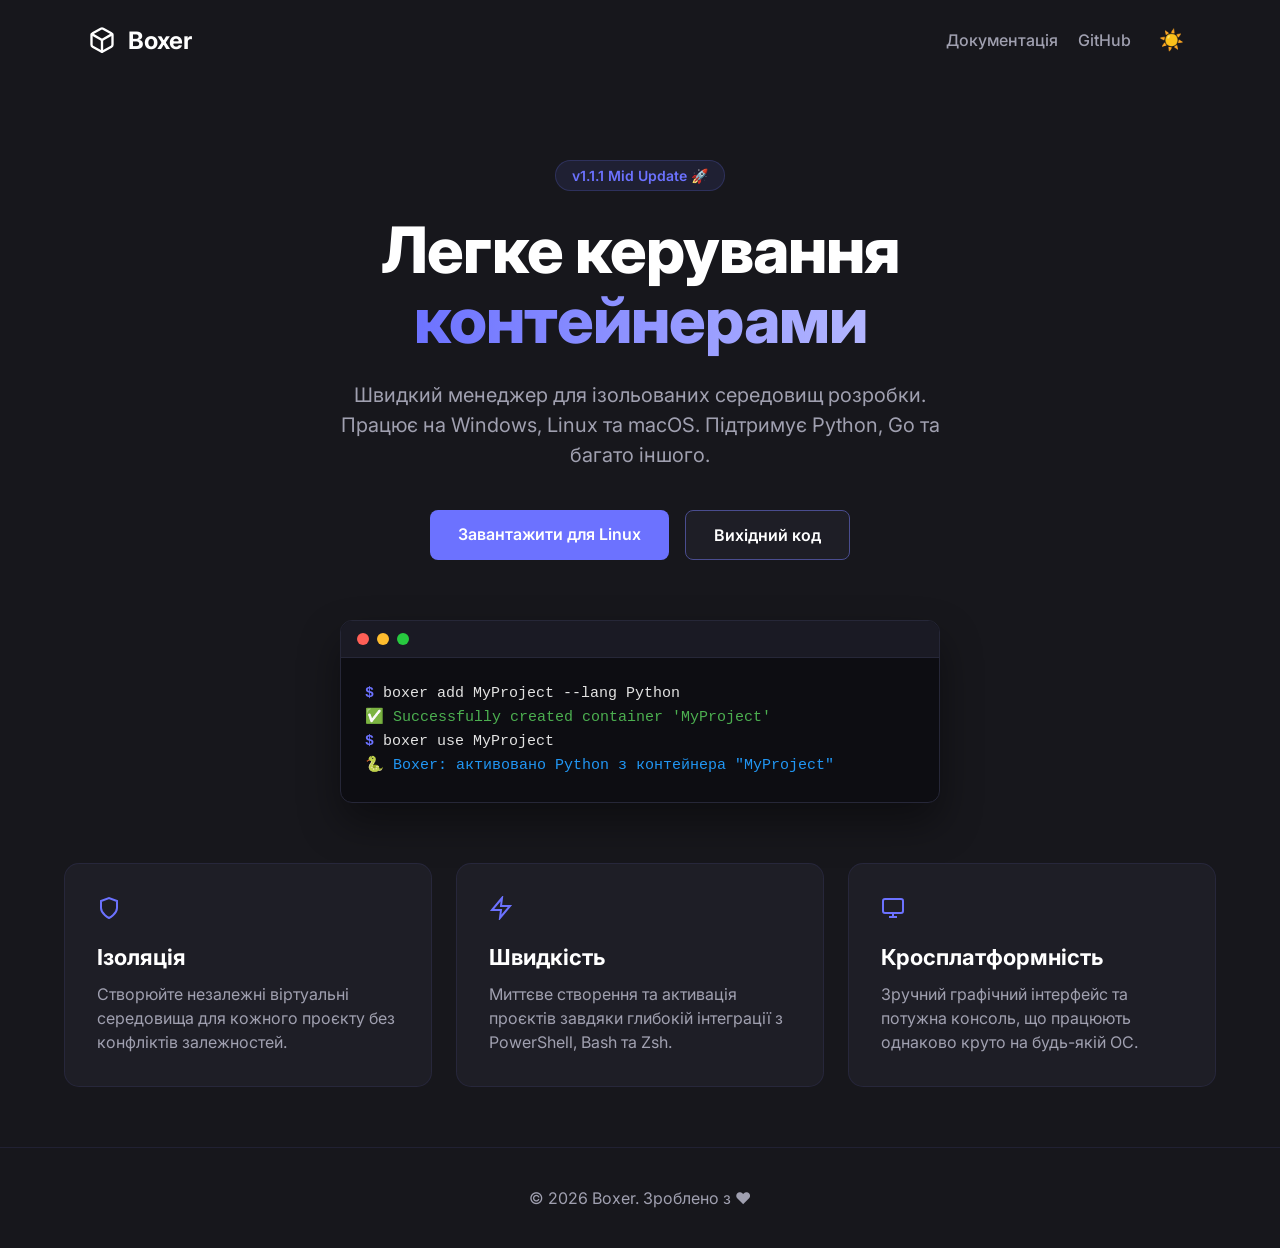
<file: docs/index.html>
<!DOCTYPE html>
<html lang="uk">
<head>
    <meta charset="UTF-8">
    <meta name="viewport" content="width=device-width, initial-scale=1.0">
    <title>Boxer - Ізольовані середовища для розробки</title>
    <link rel="stylesheet" href="style.css">
    <link href="https://fonts.googleapis.com/css2?family=Inter:wght@400;500;600;700;800&display=swap" rel="stylesheet">
</head>
<body>
    <div id="glow"></div>
    
    <nav class="navbar">
        <div class="logo">
            <svg width="28" height="28" viewBox="0 0 24 24" fill="none" stroke="currentColor" stroke-width="2" stroke-linecap="round" stroke-linejoin="round"><path d="M21 16V8a2 2 0 0 0-1-1.73l-7-4a2 2 0 0 0-2 0l-7 4A2 2 0 0 0 3 8v8a2 2 0 0 0 1 1.73l7 4a2 2 0 0 0 2 0l7-4A2 2 0 0 0 21 16z"></path><polyline points="3.27 6.96 12 12.01 20.73 6.96"></polyline><line x1="12" y1="22.08" x2="12" y2="12"></line></svg>
            Boxer
        </div>
        <div class="nav-links">
            <a href="guide.html">Документація</a>
            <a href="https://github.com/davidykmisha2015-prog/Boxer" target="_blank">GitHub</a>
            <button id="theme-toggle" class="icon-btn" title="Змінити тему">☀️</button>
        </div>
    </nav>

    <main class="hero">
        <div class="hero-content">
            <div class="badge">v1.1.1 Mid Update 🚀</div>
            <h1>Легке керування<br><span class="accent-text">контейнерами</span></h1>
            <p>Швидкий менеджер для ізольованих середовищ розробки. Працює на Windows, Linux та macOS. Підтримує Python, Go та багато іншого.</p>
            
            <div class="hero-buttons">
                <a href="https://github.com/davidykmisha2015-prog/Boxer/releases/latest" id="download-btn" class="btn btn-primary">Завантажити</a>
                <a href="https://github.com/davidykmisha2015-prog/Boxer" class="btn btn-secondary">Вихідний код</a>
            </div>
            
            <div class="terminal">
                <div class="terminal-header">
                    <span class="dot red"></span>
                    <span class="dot yellow"></span>
                    <span class="dot green"></span>
                </div>
                <div class="terminal-body">
                    <span class="prompt">$</span> boxer add MyProject --lang Python<br>
                    <span class="success">✅ Successfully created container 'MyProject'</span><br>
                    <span class="prompt">$</span> boxer use MyProject<br>
                    <span class="info">🐍 Boxer: активовано Python з контейнера "MyProject"</span>
                </div>
            </div>
        </div>
    </main>

    <section class="features">
        <div class="cards">
            <div class="card">
                <div class="card-border"></div>
                <div class="card-content">
                    <svg width="24" height="24" viewBox="0 0 24 24" fill="none" stroke="#6C72FF" stroke-width="2"><path d="M12 22s8-4 8-10V5l-8-3-8 3v7c0 6 8 10 8 10z"></path></svg>
                    <h3>Ізоляція</h3>
                    <p>Створюйте незалежні віртуальні середовища для кожного проєкту без конфліктів залежностей.</p>
                </div>
            </div>
            <div class="card">
                <div class="card-border"></div>
                <div class="card-content">
                    <svg width="24" height="24" viewBox="0 0 24 24" fill="none" stroke="#6C72FF" stroke-width="2"><polygon points="13 2 3 14 12 14 11 22 21 10 12 10 13 2"></polygon></svg>
                    <h3>Швидкість</h3>
                    <p>Миттєве створення та активація проєктів завдяки глибокій інтеграції з PowerShell, Bash та Zsh.</p>
                </div>
            </div>
            <div class="card">
                <div class="card-border"></div>
                <div class="card-content">
                    <svg width="24" height="24" viewBox="0 0 24 24" fill="none" stroke="#6C72FF" stroke-width="2"><rect x="2" y="3" width="20" height="14" rx="2" ry="2"></rect><line x1="8" y1="21" x2="16" y2="21"></line><line x1="12" y1="17" x2="12" y2="21"></line></svg>
                    <h3>Кросплатформність</h3>
                    <p>Зручний графічний інтерфейс та потужна консоль, що працюють однаково круто на будь-якій ОС.</p>
                </div>
            </div>
        </div>
    </section>

    <footer>
        <p>© 2026 Boxer. Зроблено з ❤️</p>
    </footer>

    <script src="script.js"></script>
</body>
</html>
</file>
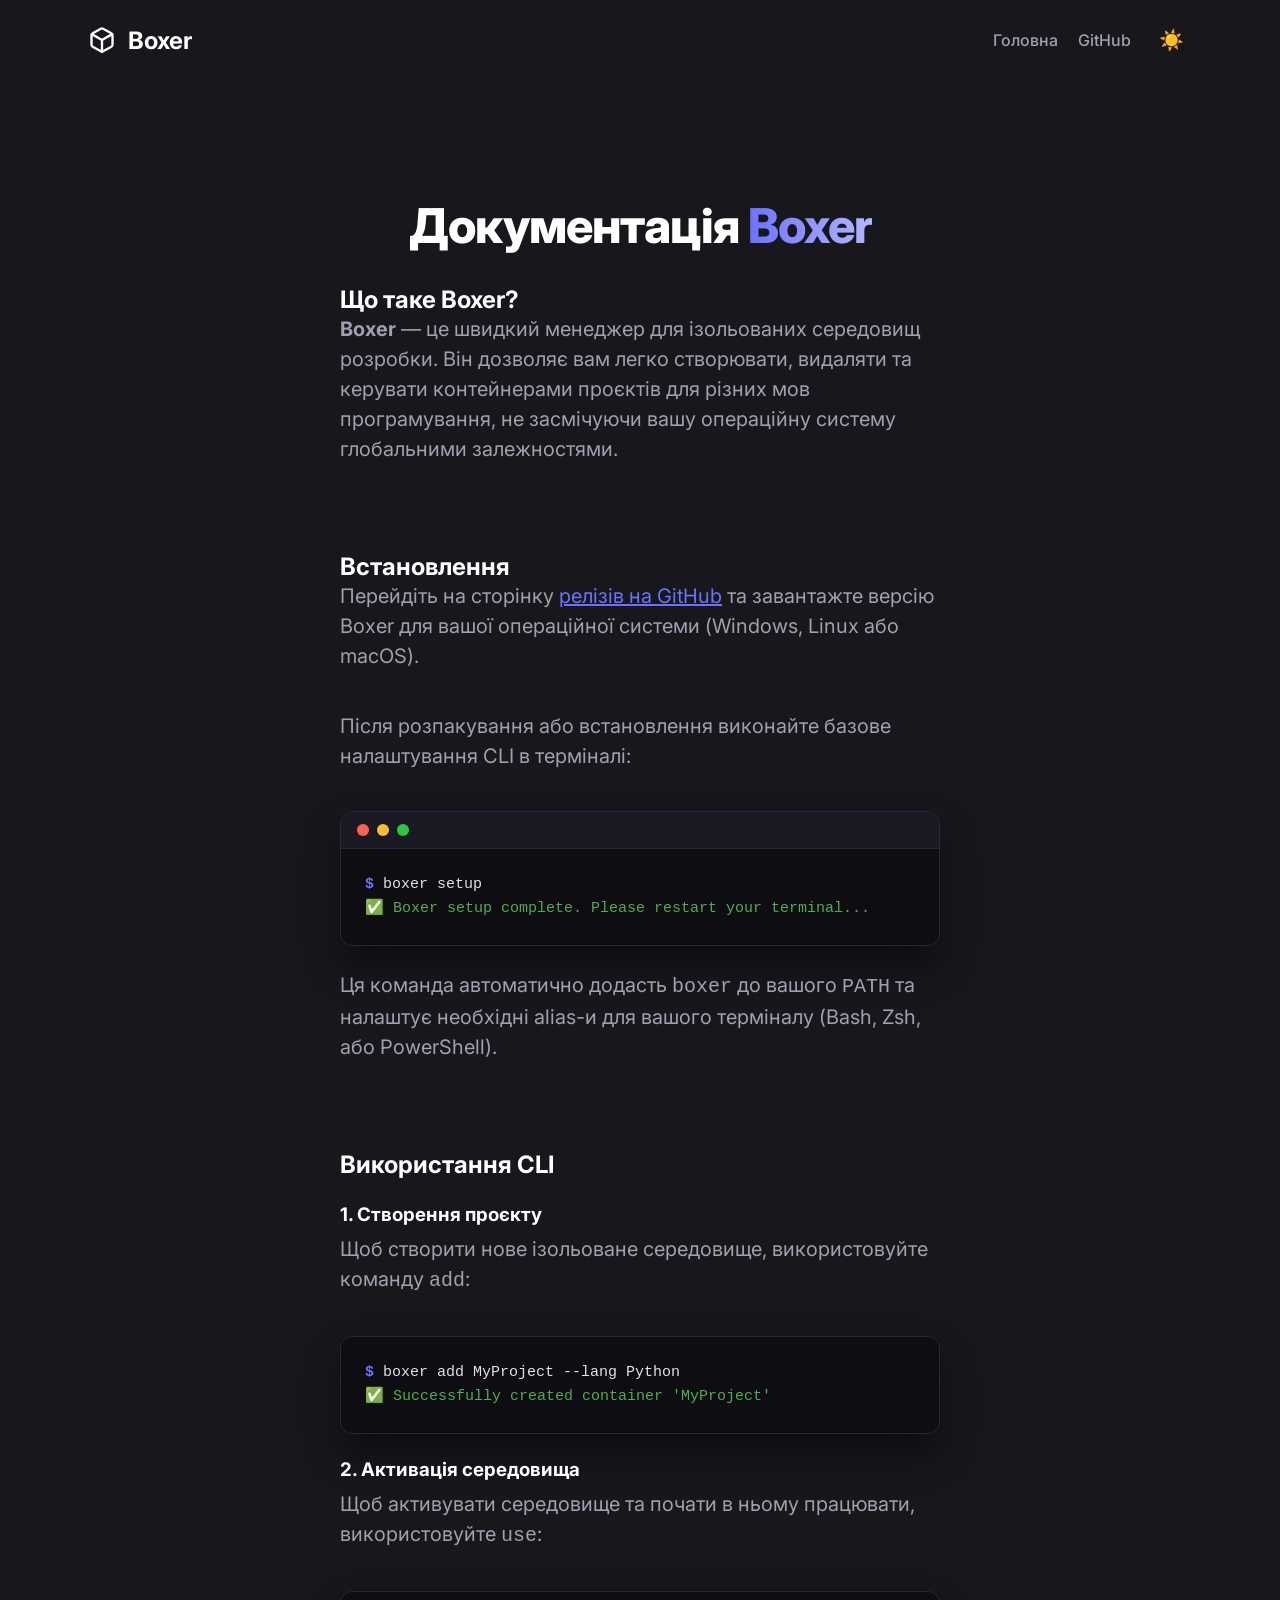
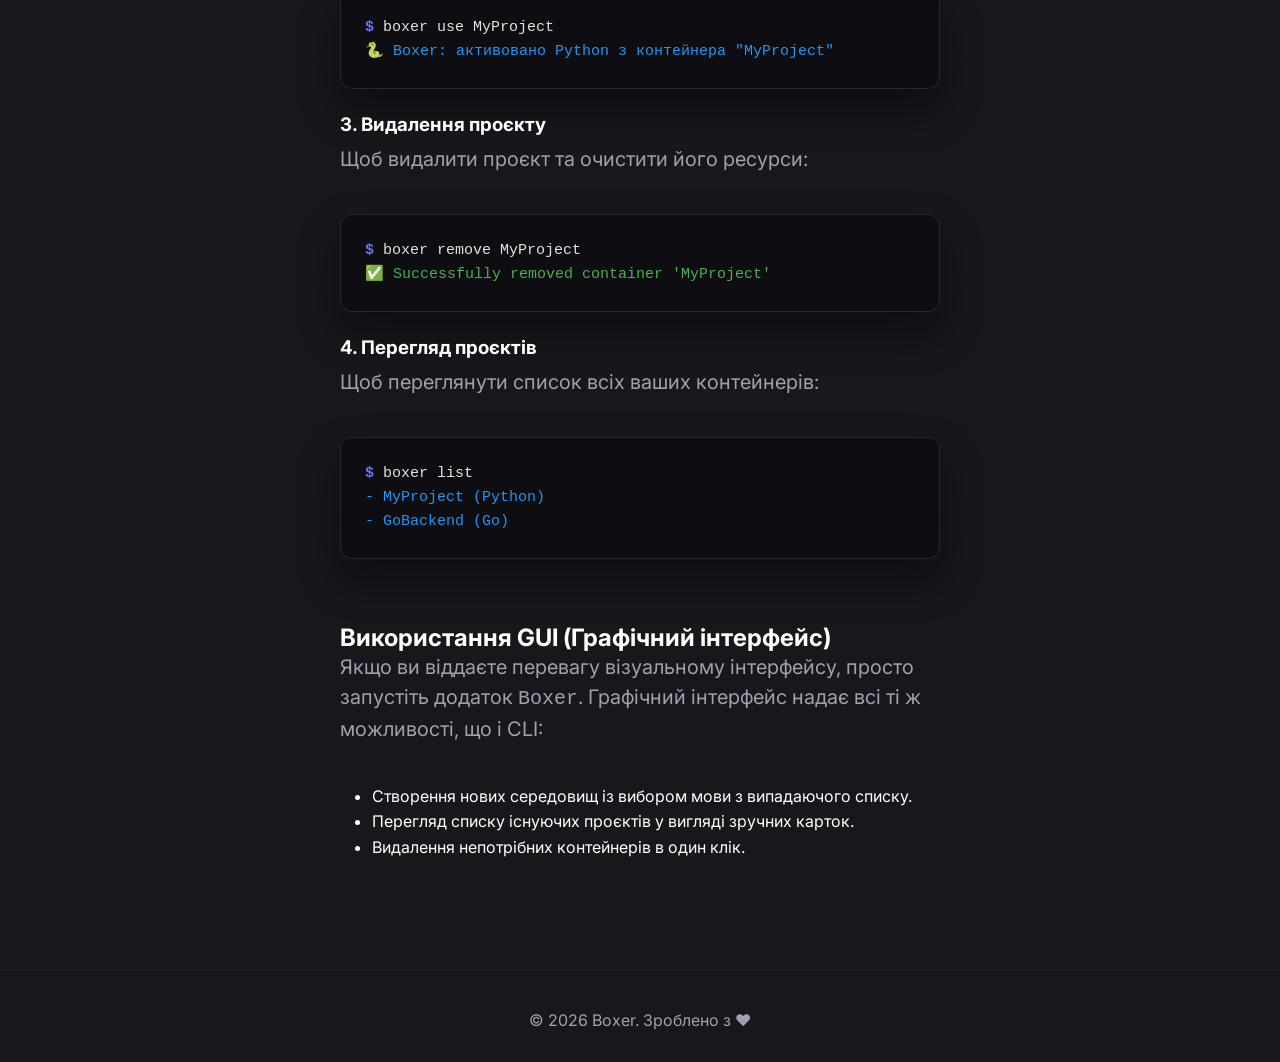
<file: docs/guide.html>
<!DOCTYPE html>
<html lang="uk">
<head>
    <meta charset="UTF-8">
    <meta name="viewport" content="width=device-width, initial-scale=1.0">
    <title>Boxer - Документація</title>
    <link rel="stylesheet" href="style.css">
    <link href="https://fonts.googleapis.com/css2?family=Inter:wght@400;500;600;700;800&display=swap" rel="stylesheet">
</head>
<body>
    <div id="glow"></div>
    
    <nav class="navbar">
        <div class="logo">
            <svg width="28" height="28" viewBox="0 0 24 24" fill="none" stroke="currentColor" stroke-width="2" stroke-linecap="round" stroke-linejoin="round"><path d="M21 16V8a2 2 0 0 0-1-1.73l-7-4a2 2 0 0 0-2 0l-7 4A2 2 0 0 0 3 8v8a2 2 0 0 0 1 1.73l7 4a2 2 0 0 0 2 0l7-4A2 2 0 0 0 21 16z"></path><polyline points="3.27 6.96 12 12.01 20.73 6.96"></polyline><line x1="12" y1="22.08" x2="12" y2="12"></line></svg>
            <a href="index.html" style="color: inherit; text-decoration: none;">Boxer</a>
        </div>
        <div class="nav-links">
            <a href="index.html">Головна</a>
            <a href="https://github.com/davidykmisha2015-prog/Boxer" target="_blank">GitHub</a>
            <button id="theme-toggle" class="icon-btn" title="Змінити тему">☀️</button>
        </div>
    </nav>

    <main class="hero guide-content" style="text-align: left; max-width: 800px; margin: 0 auto; padding-top: 120px;">
        <h1 style="font-size: 3rem; margin-bottom: 2rem;">Документація <span class="accent-text">Boxer</span></h1>
        
        <section style="margin-bottom: 3rem;">
            <h2>Що таке Boxer?</h2>
            <p><strong>Boxer</strong> — це швидкий менеджер для ізольованих середовищ розробки. Він дозволяє вам легко створювати, видаляти та керувати контейнерами проєктів для різних мов програмування, не засмічуючи вашу операційну систему глобальними залежностями.</p>
        </section>

        <section style="margin-bottom: 3rem;">
            <h2>Встановлення</h2>
            <p>Перейдіть на сторінку <a href="https://github.com/davidykmisha2015-prog/Boxer/releases/latest" style="color: var(--accent);">релізів на GitHub</a> та завантажте версію Boxer для вашої операційної системи (Windows, Linux або macOS).</p>
            <p>Після розпакування або встановлення виконайте базове налаштування CLI в терміналі:</p>
            <div class="terminal" style="margin: 1.5rem 0; text-align: left;">
                <div class="terminal-header">
                    <span class="dot red"></span>
                    <span class="dot yellow"></span>
                    <span class="dot green"></span>
                </div>
                <div class="terminal-body">
                    <span class="prompt">$</span> boxer setup<br>
                    <span class="success">✅ Boxer setup complete. Please restart your terminal...</span>
                </div>
            </div>
            <p>Ця команда автоматично додасть <code>boxer</code> до вашого <code>PATH</code> та налаштує необхідні alias-и для вашого терміналу (Bash, Zsh, або PowerShell).</p>
        </section>

        <section style="margin-bottom: 3rem;">
            <h2>Використання CLI</h2>
            
            <h3 style="margin-top: 1.5rem; margin-bottom: 0.5rem;">1. Створення проєкту</h3>
            <p>Щоб створити нове ізольоване середовище, використовуйте команду <code>add</code>:</p>
            <div class="terminal" style="margin: 1rem 0; text-align: left;">
                <div class="terminal-body">
                    <span class="prompt">$</span> boxer add MyProject --lang Python<br>
                    <span class="success">✅ Successfully created container 'MyProject'</span>
                </div>
            </div>
            
            <h3 style="margin-top: 1.5rem; margin-bottom: 0.5rem;">2. Активація середовища</h3>
            <p>Щоб активувати середовище та почати в ньому працювати, використовуйте <code>use</code>:</p>
            <div class="terminal" style="margin: 1rem 0; text-align: left;">
                <div class="terminal-body">
                    <span class="prompt">$</span> boxer use MyProject<br>
                    <span class="info">🐍 Boxer: активовано Python з контейнера "MyProject"</span>
                </div>
            </div>

            <h3 style="margin-top: 1.5rem; margin-bottom: 0.5rem;">3. Видалення проєкту</h3>
            <p>Щоб видалити проєкт та очистити його ресурси:</p>
            <div class="terminal" style="margin: 1rem 0; text-align: left;">
                <div class="terminal-body">
                    <span class="prompt">$</span> boxer remove MyProject<br>
                    <span class="success">✅ Successfully removed container 'MyProject'</span>
                </div>
            </div>
            
            <h3 style="margin-top: 1.5rem; margin-bottom: 0.5rem;">4. Перегляд проєктів</h3>
            <p>Щоб переглянути список всіх ваших контейнерів:</p>
            <div class="terminal" style="margin: 1rem 0; text-align: left;">
                <div class="terminal-body">
                    <span class="prompt">$</span> boxer list<br>
                    <span class="info">- MyProject (Python)</span><br>
                    <span class="info">- GoBackend (Go)</span>
                </div>
            </div>
        </section>

        <section style="margin-bottom: 3rem;">
            <h2>Використання GUI (Графічний інтерфейс)</h2>
            <p>Якщо ви віддаєте перевагу візуальному інтерфейсу, просто запустіть додаток <code>Boxer</code>. Графічний інтерфейс надає всі ті ж можливості, що і CLI:</p>
            <ul style="margin-left: 2rem; margin-top: 1rem; line-height: 1.6;">
                <li>Створення нових середовищ із вибором мови з випадаючого списку.</li>
                <li>Перегляд списку існуючих проєктів у вигляді зручних карток.</li>
                <li>Видалення непотрібних контейнерів в один клік.</li>
            </ul>
        </section>
    </main>

    <footer>
        <p>© 2026 Boxer. Зроблено з ❤️</p>
    </footer>

    <script src="script.js"></script>
</body>
</html>
</file>
<file: docs/style.css>
:root {
    /* Dark Theme (Default) */
    --bg-color: #17171C;
    --card-bg: #1E1E26;
    --card-border: #4A4D8F;
    --accent: #6C72FF;
    --text-main: #FFFFFF;
    --text-muted: #A0A0B0;
    --grid-color: var(--grid-color);
    --grid-glow: var(--grid-glow);
    --card-glow: var(--grid-glow);
    --terminal-bg: #0D0D12;
    --terminal-header: #1A1A24;
}

[data-theme="light"] {
    --bg-color: #F8F9FA;
    --card-bg: #FFFFFF;
    --card-border: #D1D5DB;
    --accent: #5A62D8;
    --text-main: #111827;
    --text-muted: #4B5563;
    --grid-color: rgba(90, 98, 216, 0.08);
    --grid-glow: rgba(90, 98, 216, 0.25);
    --card-glow: rgba(90, 98, 216, 0.2);
    --terminal-bg: #1E1E1E;
    --terminal-header: #2D2D2D;
    
    --mouse-x: 50%;
    --mouse-y: 50%;
}

* {
    box-sizing: border-box;
    margin: 0;
    padding: 0;
}

body {
    background-color: var(--bg-color);
    color: var(--text-main);
    font-family: 'Inter', sans-serif;
    min-height: 100vh;
    overflow-x: hidden;
    position: relative;
    /* Basic grid pattern */
    background-image: 
        linear-gradient(var(--grid-color) 1px, transparent 1px),
        linear-gradient(90deg, var(--grid-color) 1px, transparent 1px);
    background-size: 40px 40px;
}

/* Global Glowing Grid background effect */
#glow {
    position: fixed;
    top: 0;
    left: 0;
    width: 100vw;
    height: 100vh;
    /* Glowing grid */
    background-image: 
        linear-gradient(var(--grid-glow) 1px, transparent 1px),
        linear-gradient(90deg, var(--grid-glow) 1px, transparent 1px);
    background-size: 40px 40px;
    /* Mask the grid so it only shows near the cursor */
    mask-image: radial-gradient(
        circle 350px at var(--mouse-x) var(--mouse-y),
        black,
        transparent 80%
    );
    -webkit-mask-image: radial-gradient(
        circle 350px at var(--mouse-x) var(--mouse-y),
        black,
        transparent 80%
    );
    pointer-events: none;
    z-index: 0;
}

/* Click animation class */
.click-pop {
    position: fixed;
    pointer-events: none;
    font-size: 2rem;
    transform: translate(-50%, -50%) scale(0);
    z-index: 9999;
    animation: pop-animation 0.8s cubic-bezier(0.175, 0.885, 0.32, 1.275) forwards;
}

@keyframes pop-animation {
    0% { transform: translate(-50%, -50%) scale(0); opacity: 1; }
    50% { transform: translate(-50%, -150%) scale(1.5); opacity: 1; }
    100% { transform: translate(-50%, -200%) scale(2); opacity: 0; }
}

nav, main, section, footer {
    position: relative;
    z-index: 1;
}

.navbar {
    display: flex;
    justify-content: space-between;
    align-items: center;
    padding: 24px 48px;
    max-width: 1200px;
    margin: 0 auto;
}

.logo {
    display: flex;
    align-items: center;
    gap: 12px;
    font-size: 24px;
    font-weight: 700;
    color: var(--text-main);
}

.nav-links a {
    color: var(--text-muted);
    text-decoration: none;
    font-weight: 500;
    transition: color 0.2s;
}

.nav-links a:hover {
    color: var(--text-main);
}

.hero {
    max-width: 1000px;
    margin: 80px auto 40px;
    padding: 0 24px;
    text-align: center;
    display: flex;
    flex-direction: column;
    align-items: center;
}

.badge {
    display: inline-block;
    padding: 6px 16px;
    background: rgba(108, 114, 255, 0.1);
    color: var(--accent);
    border: 1px solid rgba(108, 114, 255, 0.2);
    border-radius: 20px;
    font-size: 14px;
    font-weight: 600;
    margin-bottom: 24px;
}

h1 {
    font-size: 64px;
    font-weight: 800;
    line-height: 1.1;
    letter-spacing: -1px;
    margin-bottom: 24px;
}

.accent-text {
    background: linear-gradient(to right, #6C72FF, #B3B6FF);
    -webkit-background-clip: text;
    -webkit-text-fill-color: transparent;
}

.hero p {
    font-size: 20px;
    color: var(--text-muted);
    max-width: 600px;
    margin: 0 auto 40px;
    line-height: 1.5;
}

.hero-buttons {
    display: flex;
    gap: 16px;
    justify-content: center;
    margin-bottom: 60px;
}

.btn {
    padding: 14px 28px;
    border-radius: 8px;
    font-size: 16px;
    font-weight: 600;
    text-decoration: none;
    transition: all 0.2s;
    cursor: pointer;
}

.btn-primary {
    background: var(--accent);
    color: white;
    border: none;
    box-shadow: 0 4px 20px var(--grid-glow);
}

.btn-primary:hover {
    background: #5b61f2;
    transform: translateY(-2px);
}

.btn-secondary {
    background: var(--card-bg);
    color: var(--text-main);
    border: 1px solid var(--card-border);
}

.btn-secondary:hover {
    background: var(--card-border);
}

/* Terminal */
.terminal {
    background: var(--terminal-bg);
    border: 1px solid #262738;
    border-radius: 12px;
    width: 100%;
    max-width: 600px;
    text-align: left;
    overflow: hidden;
    margin: 0 auto;
    box-shadow: 0 20px 40px rgba(0,0,0,0.4);
}

.terminal-header {
    background: var(--terminal-header);
    padding: 12px 16px;
    display: flex;
    gap: 8px;
    border-bottom: 1px solid #262738;
}

.dot {
    width: 12px;
    height: 12px;
    border-radius: 50%;
}
.red { background: #FF5F56; }
.yellow { background: #FFBD2E; }
.green { background: #27C93F; }

.terminal-body {
    padding: 24px;
    font-family: 'Consolas', 'Monaco', monospace;
    font-size: 15px;
    line-height: 1.6;
    color: #E2E2E2;
}

.prompt { color: var(--accent); font-weight: bold; }
.success { color: #4CAF50; }
.info { color: #2196F3; }

/* Features & Glowing Cards */
.features {
    max-width: 1200px;
    margin: 60px auto;
    padding: 0 24px;
}

.cards {
    display: grid;
    grid-template-columns: repeat(auto-fit, minmax(300px, 1fr));
    gap: 24px;
}

.card {
    background: transparent; /* var(--card-bg) transparent */
    border-radius: 16px;
    position: relative;
    cursor: pointer;
}

.card::before {
    content: "";
    position: absolute;
    top: 0; left: 0; right: 0; bottom: 0;
    border-radius: 16px;
    padding: 2px;
    background: radial-gradient(
        800px circle at var(--card-mouse-x, 0) var(--card-mouse-y, 0),
        var(--grid-glow),
        transparent 40%
    );
    -webkit-mask: linear-gradient(#fff 0 0) content-box, linear-gradient(#fff 0 0);
    -webkit-mask-composite: xor;
    mask-composite: exclude;
    z-index: 1;
    transition: opacity 0.3s;
    opacity: 0;
}

.card:hover::before {
    opacity: 1;
}

.card-content {
    background: var(--card-bg);
    border-radius: 15px;
    padding: 32px;
    height: 100%;
    position: relative;
    z-index: 2;
    border: 1px solid rgba(74, 77, 143, 0.2);
}

.card-content svg {
    margin-bottom: 20px;
}

.card-content h3 {
    font-size: 22px;
    margin-bottom: 12px;
}

.card-content p {
    color: var(--text-muted);
    line-height: 1.5;
}

footer {
    text-align: center;
    padding: 40px;
    color: var(--text-muted);
    border-top: 1px solid rgba(74, 77, 143, 0.2);
    margin-top: 60px;
}

@media (max-width: 768px) {
    h1 { font-size: 42px; }
    .hero-buttons { flex-direction: column; }
    .terminal { font-size: 13px; }
}


/* Theme Toggle */
.icon-btn {
    background: none;
    border: none;
    font-size: 20px;
    cursor: pointer;
    color: var(--text-main);
    padding: 4px 8px;
    transition: transform 0.2s;
}
.icon-btn:hover {
    transform: scale(1.1);
}

.nav-links {
    display: flex;
    align-items: center;
    gap: 20px;
}

/* Documentation Content */
.guide-container {
    max-width: 800px;
    margin: 40px auto;
    padding: 40px;
    background: var(--card-bg);
    border: 1px solid var(--card-border);
    border-radius: 12px;
    box-shadow: 0 10px 30px rgba(0,0,0,0.1);
}
[data-theme="dark"] .guide-container {
    box-shadow: 0 10px 30px rgba(0,0,0,0.5);
}

.guide-container h1 {
    font-size: 36px;
    margin-bottom: 30px;
    text-align: left;
}

.guide-container h2 {
    font-size: 24px;
    margin-top: 40px;
    margin-bottom: 16px;
    color: var(--accent);
}

.guide-container h3 {
    font-size: 20px;
    margin-top: 24px;
    margin-bottom: 12px;
}

.guide-container p, .guide-container li {
    font-size: 16px;
    line-height: 1.7;
    margin-bottom: 16px;
    color: var(--text-main);
}

.guide-container ul {
    margin-left: 24px;
    margin-bottom: 24px;
}

.guide-container pre {
    background: var(--terminal-bg);
    color: #E2E2E2;
    padding: 16px;
    border-radius: 8px;
    overflow-x: auto;
    margin-bottom: 24px;
    font-family: 'Consolas', 'Monaco', monospace;
    font-size: 14px;
    border: 1px solid var(--card-border);
}

.guide-container code {
    background: rgba(108, 114, 255, 0.1);
    color: var(--accent);
    padding: 2px 6px;
    border-radius: 4px;
    font-family: monospace;
}
</file>
